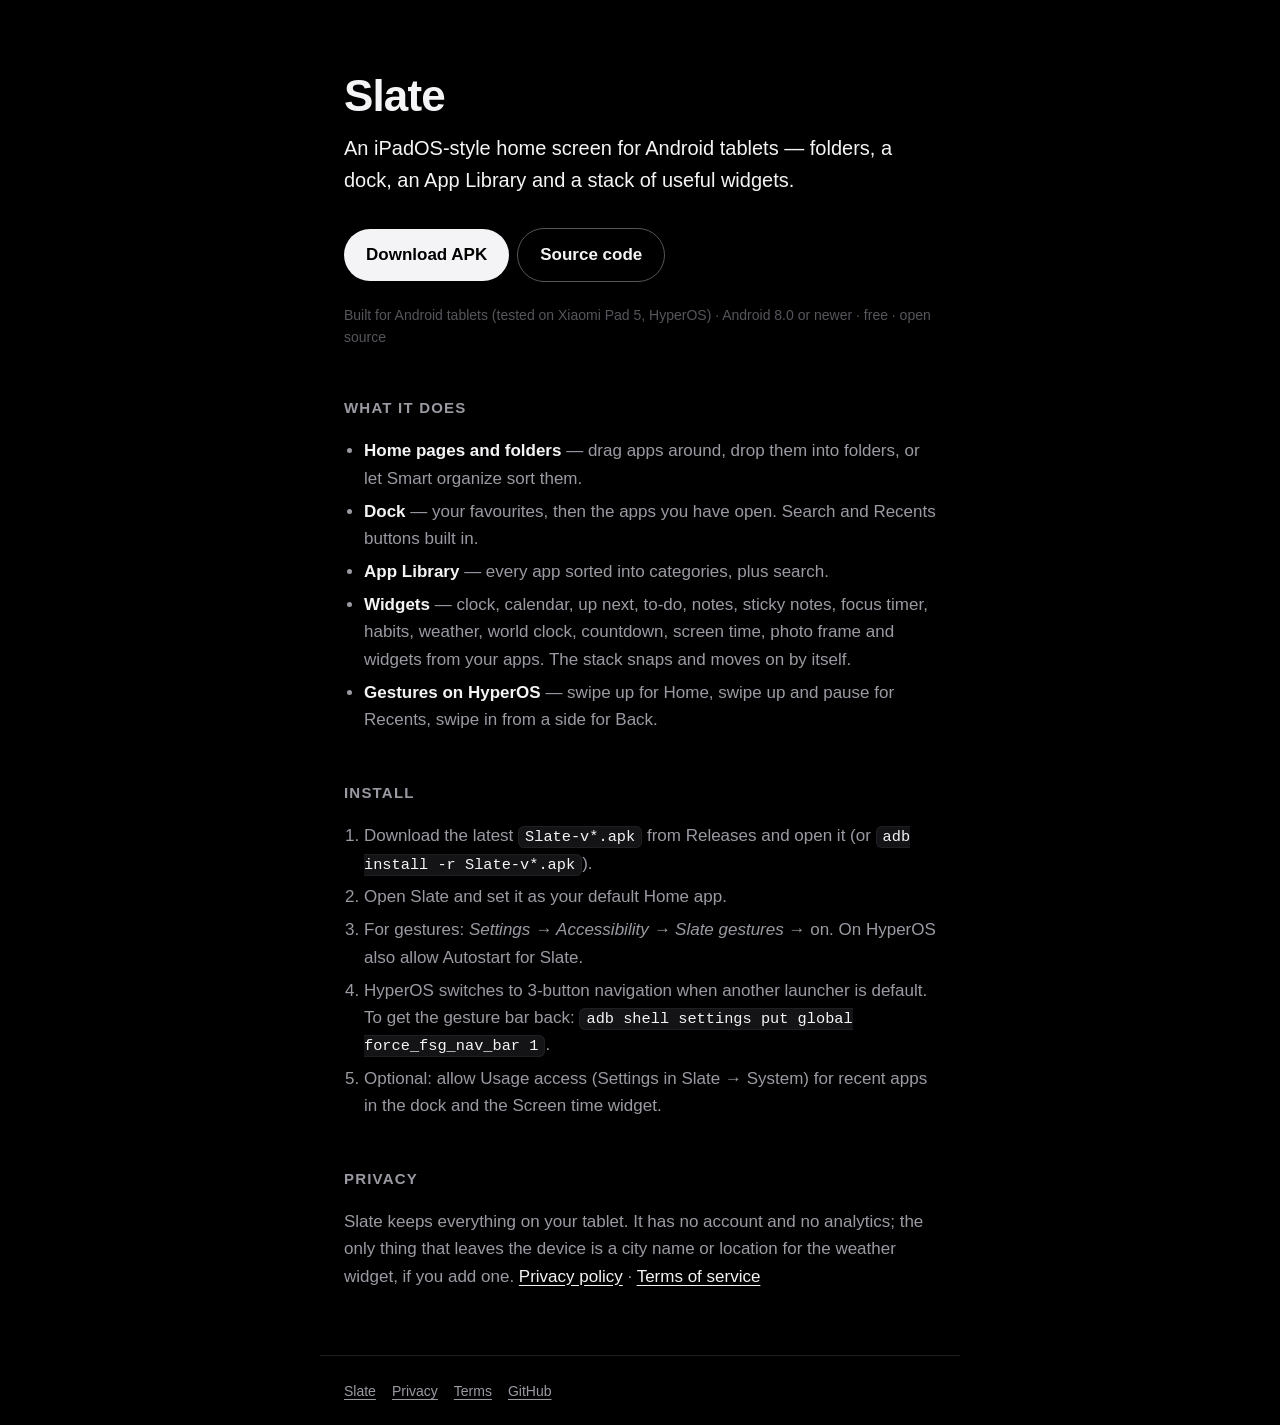
<file: docs/index.html>
<!doctype html>
<html lang="en"><head><meta charset="utf-8"><meta name="viewport" content="width=device-width,initial-scale=1">
<title>Slate</title><meta name="description" content="An iPadOS-style home screen for Android tablets — folders, a dock, an App Library and a stack of useful widgets.">
<link rel="stylesheet" href="style.css"></head>
<body><main>
<h1>Slate</h1>
<p class="lead">An iPadOS-style home screen for Android tablets — folders, a dock, an App Library and a stack of useful widgets.</p>
<a class="btn" href="https://github.com/thrishankkuntimaddi/slatelauncher/releases/latest">Download APK</a><a class="btn ghost" href="https://github.com/thrishankkuntimaddi/slatelauncher">Source code</a>
<p class="small">Built for Android tablets (tested on Xiaomi Pad 5, HyperOS) · Android 8.0 or newer · free · open source</p>
<h2>What it does</h2>
<ul>
<li><strong>Home pages and folders</strong> — drag apps around, drop them into folders, or let Smart organize sort them.</li>
<li><strong>Dock</strong> — your favourites, then the apps you have open. Search and Recents buttons built in.</li>
<li><strong>App Library</strong> — every app sorted into categories, plus search.</li>
<li><strong>Widgets</strong> — clock, calendar, up next, to-do, notes, sticky notes, focus timer, habits, weather, world clock, countdown, screen time, photo frame and widgets from your apps. The stack snaps and moves on by itself.</li>
<li><strong>Gestures on HyperOS</strong> — swipe up for Home, swipe up and pause for Recents, swipe in from a side for Back.</li>
</ul>
<h2>Install</h2>
<ol>
<li>Download the latest <code>Slate-v*.apk</code> from Releases and open it (or <code>adb install -r Slate-v*.apk</code>).</li>
<li>Open Slate and set it as your default Home app.</li>
<li>For gestures: <em>Settings → Accessibility → Slate gestures</em> → on. On HyperOS also allow Autostart for Slate.</li>
<li>HyperOS switches to 3-button navigation when another launcher is default. To get the gesture bar back: <code>adb shell settings put global force_fsg_nav_bar 1</code>.</li>
<li>Optional: allow Usage access (Settings in Slate → System) for recent apps in the dock and the Screen time widget.</li>
</ol>
<h2>Privacy</h2>
<p>Slate keeps everything on your tablet. It has no account and no analytics; the only thing that leaves the device is a city name or location for the weather widget, if you add one. <a href="privacy.html">Privacy policy</a> · <a href="terms.html">Terms of service</a></p>

</main>
<footer><a href="index.html">Slate</a><a href="privacy.html">Privacy</a><a href="terms.html">Terms</a><a href="https://github.com/thrishankkuntimaddi/slatelauncher">GitHub</a></footer>
</body></html>
</file>
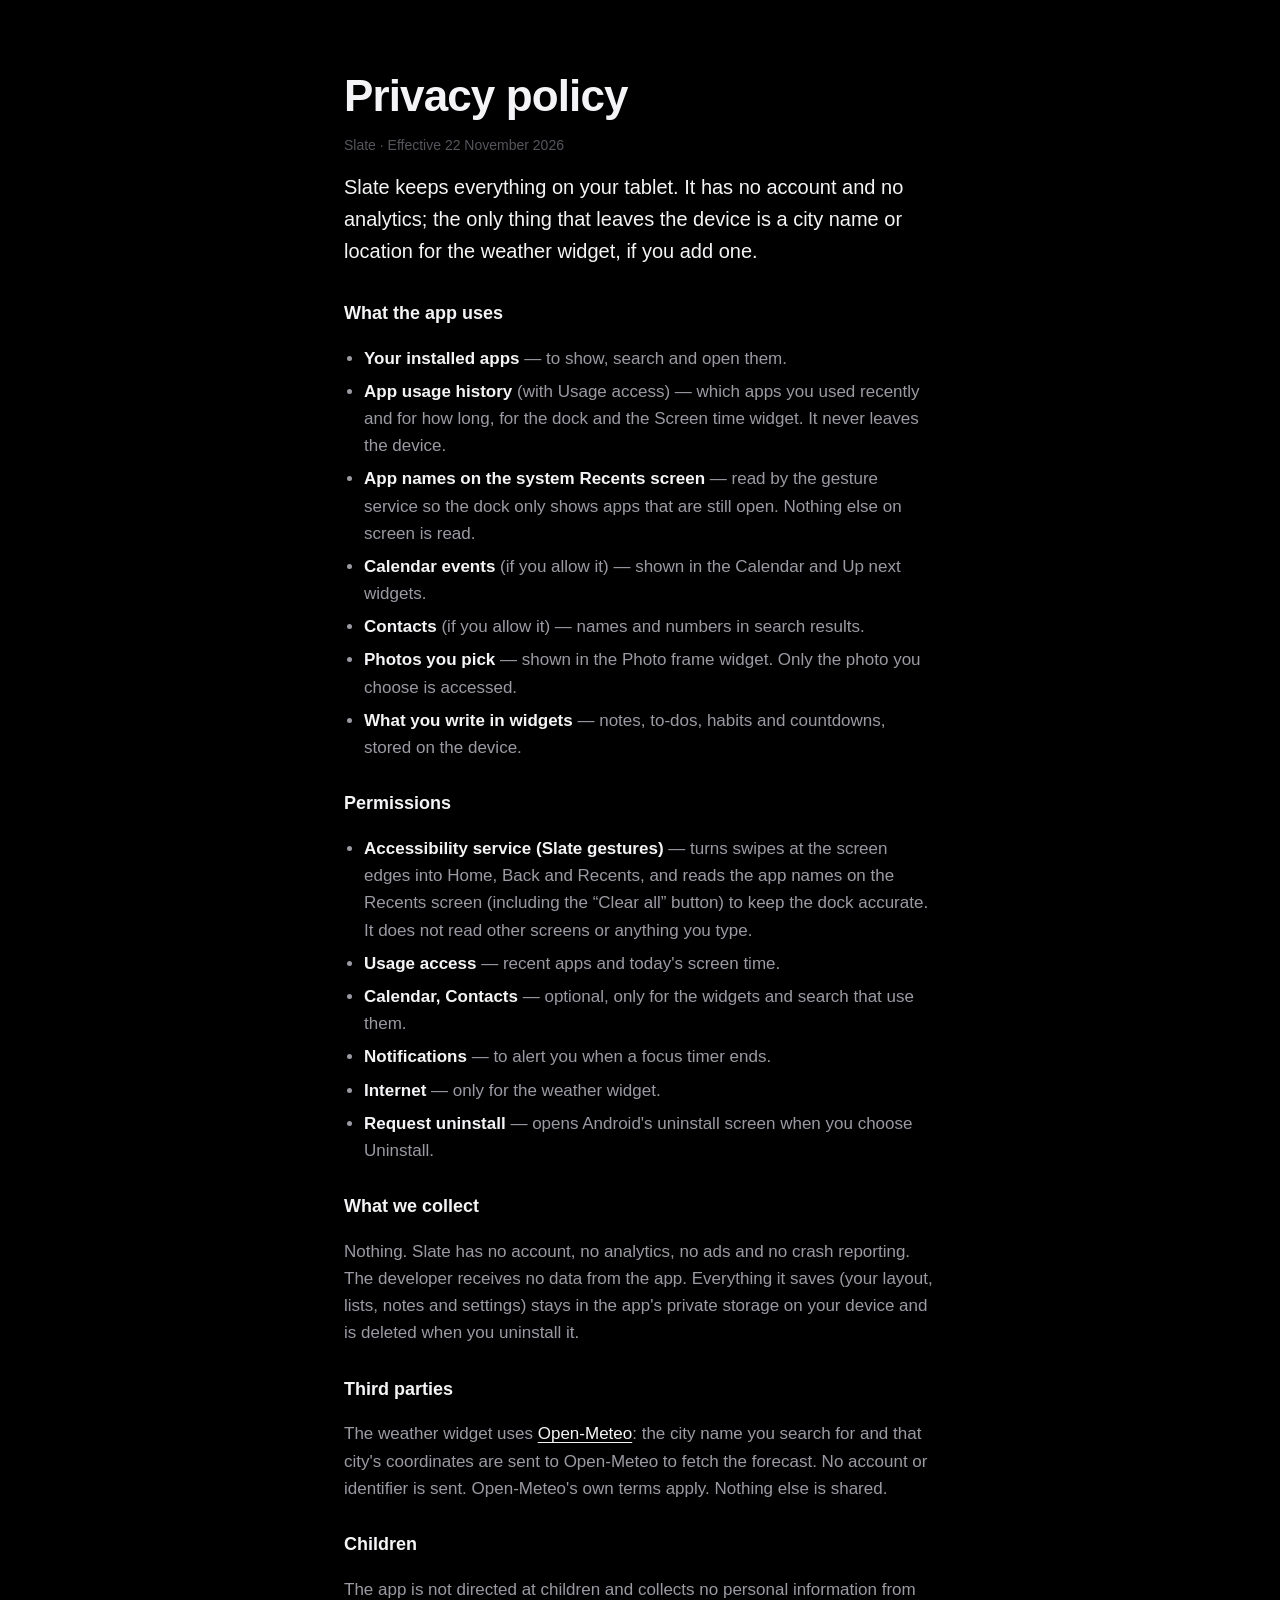
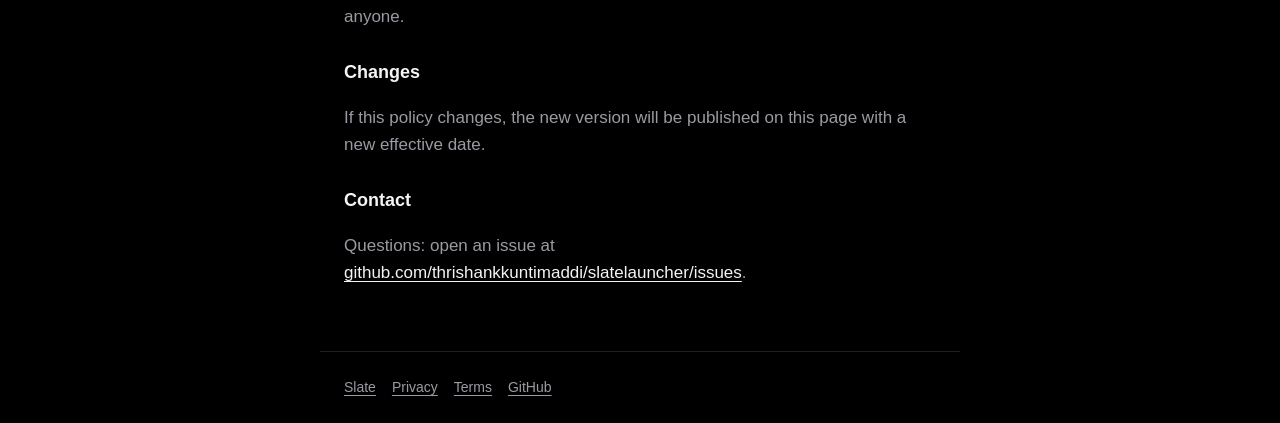
<file: docs/privacy.html>
<!doctype html>
<html lang="en"><head><meta charset="utf-8"><meta name="viewport" content="width=device-width,initial-scale=1">
<title>Privacy policy · Slate</title><meta name="description" content="An iPadOS-style home screen for Android tablets — folders, a dock, an App Library and a stack of useful widgets.">
<link rel="stylesheet" href="style.css"></head>
<body><main>
<h1>Privacy policy</h1>
<p class="small">Slate · Effective 22 November 2026</p>
<p class="lead">Slate keeps everything on your tablet. It has no account and no analytics; the only thing that leaves the device is a city name or location for the weather widget, if you add one.</p>
<h3>What the app uses</h3>
<ul>
<li><strong>Your installed apps</strong> — to show, search and open them.</li>
<li><strong>App usage history</strong> (with Usage access) — which apps you used recently and for how long, for the dock and the Screen time widget. It never leaves the device.</li>
<li><strong>App names on the system Recents screen</strong> — read by the gesture service so the dock only shows apps that are still open. Nothing else on screen is read.</li>
<li><strong>Calendar events</strong> (if you allow it) — shown in the Calendar and Up next widgets.</li>
<li><strong>Contacts</strong> (if you allow it) — names and numbers in search results.</li>
<li><strong>Photos you pick</strong> — shown in the Photo frame widget. Only the photo you choose is accessed.</li>
<li><strong>What you write in widgets</strong> — notes, to-dos, habits and countdowns, stored on the device.</li>
</ul>
<h3>Permissions</h3>
<ul>
<li><strong>Accessibility service (Slate gestures)</strong> — turns swipes at the screen edges into Home, Back and Recents, and reads the app names on the Recents screen (including the “Clear all” button) to keep the dock accurate. It does not read other screens or anything you type.</li>
<li><strong>Usage access</strong> — recent apps and today's screen time.</li>
<li><strong>Calendar, Contacts</strong> — optional, only for the widgets and search that use them.</li>
<li><strong>Notifications</strong> — to alert you when a focus timer ends.</li>
<li><strong>Internet</strong> — only for the weather widget.</li>
<li><strong>Request uninstall</strong> — opens Android's uninstall screen when you choose Uninstall.</li>
</ul>
<h3>What we collect</h3>
<p>Nothing. Slate has no account, no analytics, no ads and no crash reporting. The developer receives no data from the app. Everything it saves (your layout, lists, notes and settings) stays in the app's private storage on your device and is deleted when you uninstall it.</p>
<h3>Third parties</h3>
<p>The weather widget uses <a href="https://open-meteo.com">Open-Meteo</a>: the city name you search for and that city's coordinates are sent to Open-Meteo to fetch the forecast. No account or identifier is sent. Open-Meteo's own terms apply. Nothing else is shared.</p>
<h3>Children</h3>
<p>The app is not directed at children and collects no personal information from anyone.</p>
<h3>Changes</h3>
<p>If this policy changes, the new version will be published on this page with a new effective date.</p>
<h3>Contact</h3>
<p>Questions: open an issue at <a href="https://github.com/thrishankkuntimaddi/slatelauncher/issues">github.com/thrishankkuntimaddi/slatelauncher/issues</a>.</p>

</main>
<footer><a href="index.html">Slate</a><a href="privacy.html">Privacy</a><a href="terms.html">Terms</a><a href="https://github.com/thrishankkuntimaddi/slatelauncher">GitHub</a></footer>
</body></html>
</file>
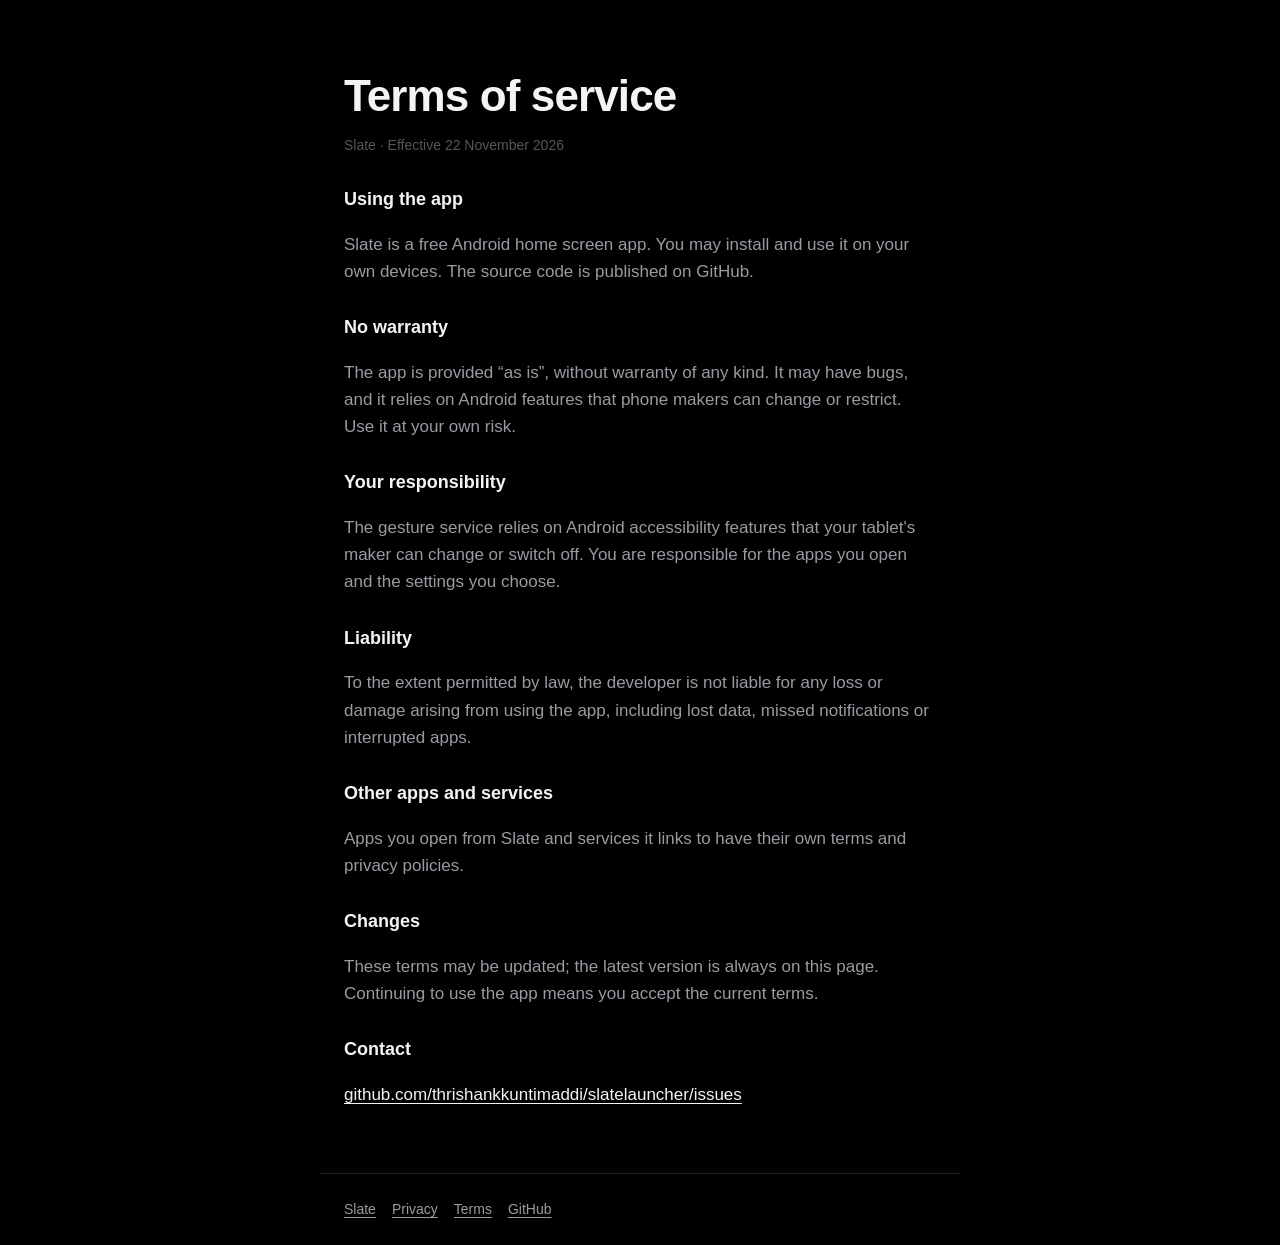
<file: docs/terms.html>
<!doctype html>
<html lang="en"><head><meta charset="utf-8"><meta name="viewport" content="width=device-width,initial-scale=1">
<title>Terms of service · Slate</title><meta name="description" content="An iPadOS-style home screen for Android tablets — folders, a dock, an App Library and a stack of useful widgets.">
<link rel="stylesheet" href="style.css"></head>
<body><main>
<h1>Terms of service</h1>
<p class="small">Slate · Effective 22 November 2026</p>
<h3>Using the app</h3>
<p>Slate is a free Android home screen app. You may install and use it on your own devices. The source code is published on GitHub.</p>
<h3>No warranty</h3>
<p>The app is provided “as is”, without warranty of any kind. It may have bugs, and it relies on Android features that phone makers can change or restrict. Use it at your own risk.</p>
<h3>Your responsibility</h3>
<p>The gesture service relies on Android accessibility features that your tablet's maker can change or switch off. You are responsible for the apps you open and the settings you choose.</p>
<h3>Liability</h3>
<p>To the extent permitted by law, the developer is not liable for any loss or damage arising from using the app, including lost data, missed notifications or interrupted apps.</p>
<h3>Other apps and services</h3>
<p>Apps you open from Slate and services it links to have their own terms and privacy policies.</p>
<h3>Changes</h3>
<p>These terms may be updated; the latest version is always on this page. Continuing to use the app means you accept the current terms.</p>
<h3>Contact</h3>
<p><a href="https://github.com/thrishankkuntimaddi/slatelauncher/issues">github.com/thrishankkuntimaddi/slatelauncher/issues</a></p>

</main>
<footer><a href="index.html">Slate</a><a href="privacy.html">Privacy</a><a href="terms.html">Terms</a><a href="https://github.com/thrishankkuntimaddi/slatelauncher">GitHub</a></footer>
</body></html>
</file>
<file: docs/style.css>
:root{--bg:#000;--ink:#f4f4f6;--muted:#9a9aa3;--faint:#55555c;--line:#1f1f23}
*{box-sizing:border-box}html{-webkit-text-size-adjust:100%}
body{margin:0;background:var(--bg);color:var(--ink);font:17px/1.6 -apple-system,BlinkMacSystemFont,"Segoe UI",Roboto,Inter,sans-serif}
main{max-width:640px;margin:0 auto;padding:72px 24px 48px}
h1{font-size:44px;line-height:1.1;margin:0 0 12px;letter-spacing:-.02em}
h2{font-size:15px;text-transform:uppercase;letter-spacing:.08em;color:var(--muted);margin:48px 0 14px;font-weight:600}
h3{font-size:18px;margin:28px 0 6px}
p,li{color:var(--muted)}p strong,li strong{color:var(--ink);font-weight:600}
.lead{font-size:20px;color:var(--ink);margin:0 0 32px}
ul,ol{padding-left:20px}li{margin:6px 0}
a{color:var(--ink);text-underline-offset:3px}
.btn{display:inline-block;background:var(--ink);color:#000;text-decoration:none;font-weight:600;padding:12px 22px;border-radius:999px;margin:0 8px 8px 0}
.btn.ghost{background:none;color:var(--ink);border:1px solid var(--faint)}
code{background:#141417;border:1px solid var(--line);border-radius:6px;padding:1px 6px;font-size:.9em;color:var(--ink)}
footer{max-width:640px;margin:0 auto;padding:24px;border-top:1px solid var(--line);color:var(--faint);font-size:14px}
footer a{color:var(--muted);margin-right:16px}
.small{font-size:14px;color:var(--faint)}
</file>
